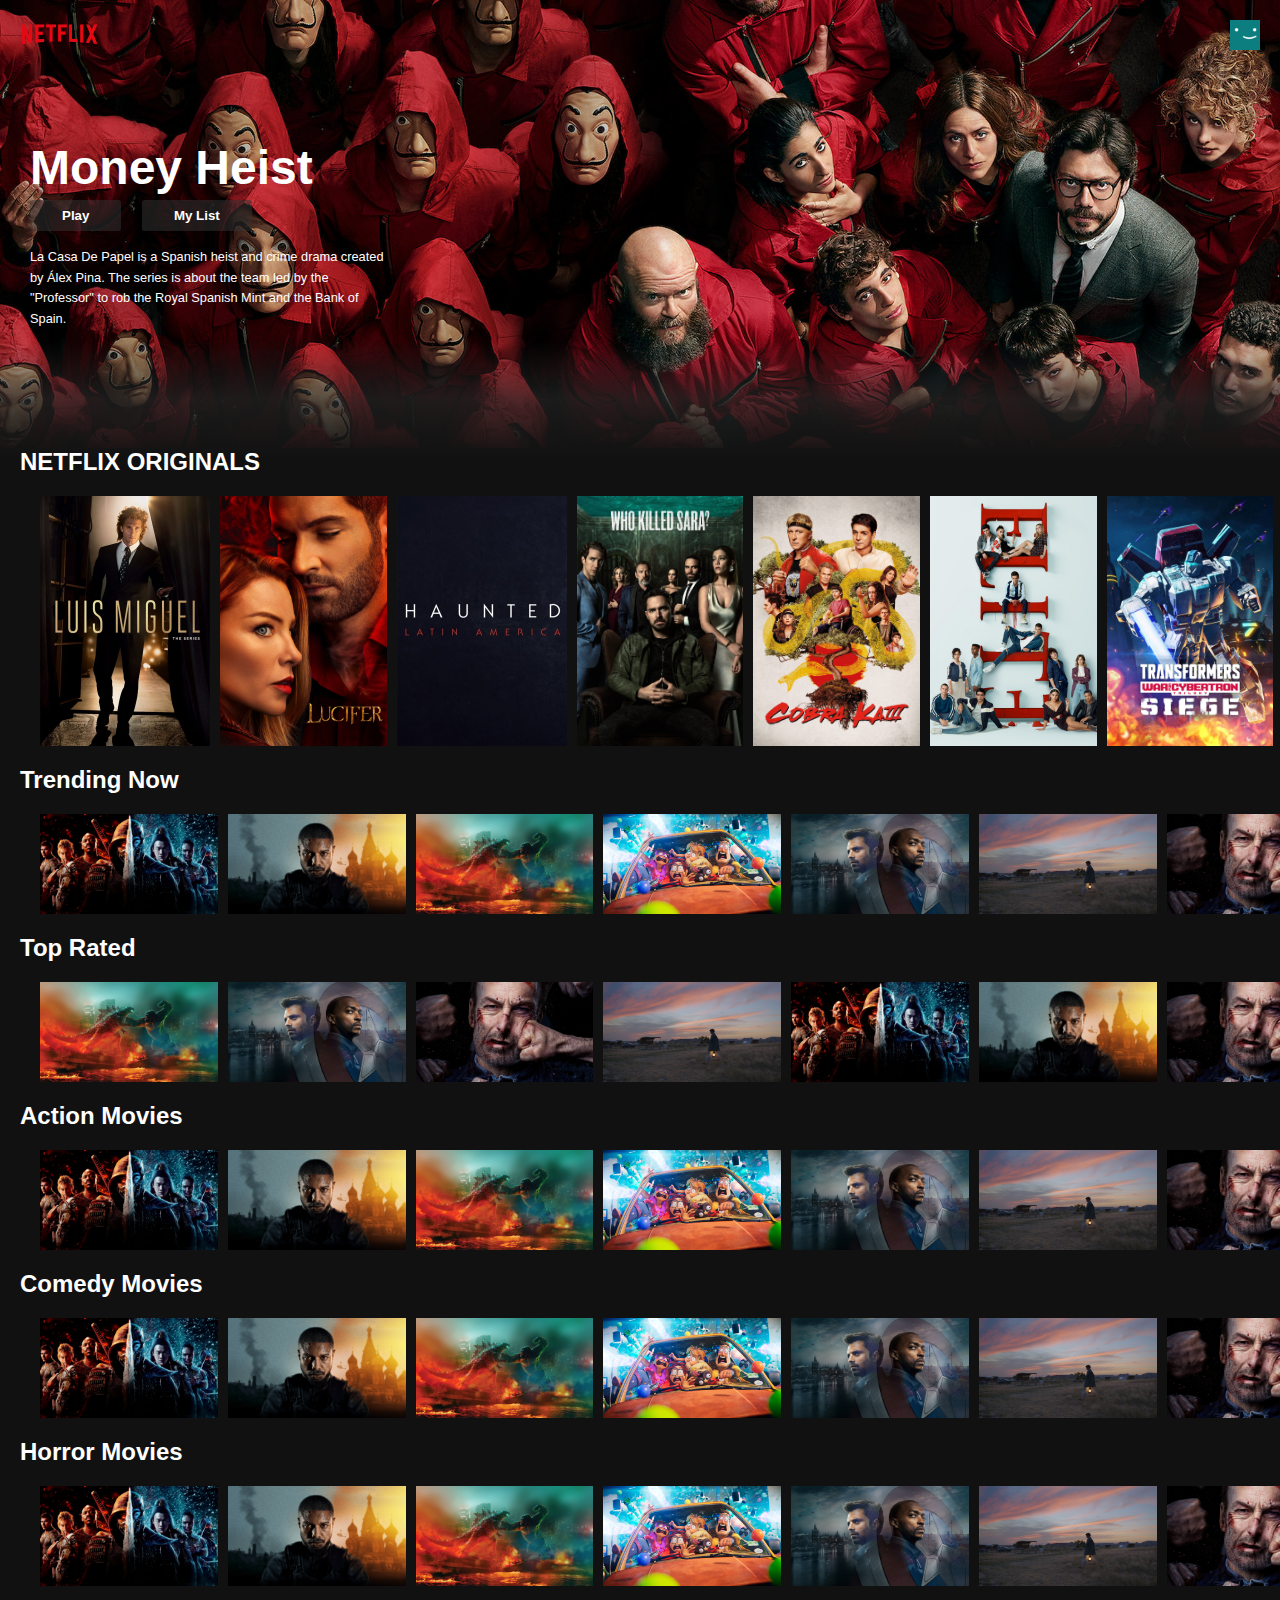
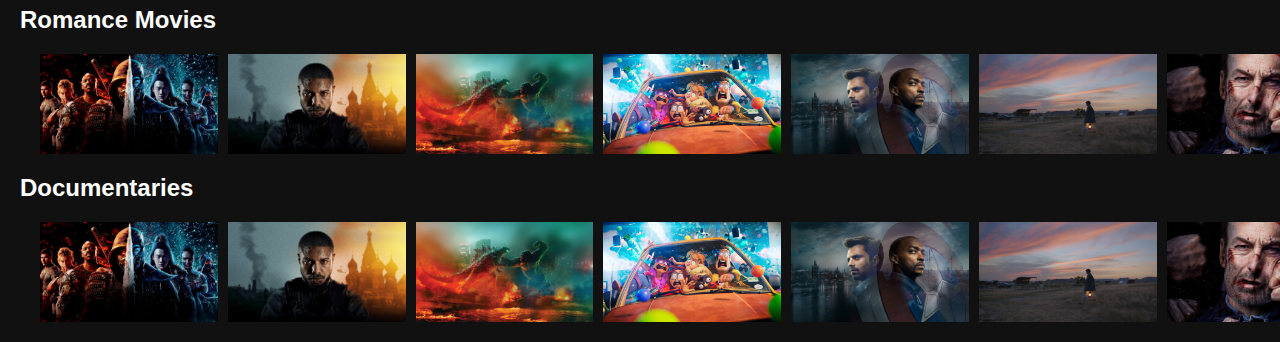
<file: Netflix/Netflix-Clone/indeks.html>
<!DOCTYPE html>
<html lang="en">
<head>
    <meta charset="UTF-8">
    <meta http-equiv="X-UA-Compatible" content="IE=edge">
    <meta name="viewport" content="width=device-width, initial-scale=1.0">
    <title>Netflix Clone</title>
    <link rel="stylesheet" href="style.css">
</head>
<body>

    <div class="nav" id="nav">
        <img src="/netflix-images/netflix-logo.png" alt="" class="nav__logo">
        <img src="/netflix-images/netflix-avatar.png" alt="" class="nav__avatar">
    </div>


    


<!--  Banners  -->
<div class="banner">
<div class="banner__contents">

    <h1 class="banner__title">Money Heist</h1>

    <div class="banner__buttons">
        <button class="banner__button">Play</button>
        <button class="banner__button">My List</button>
    </div>
    <div class="banner__description">
        La Casa De Papel is a Spanish heist and crime drama created by Álex Pina. 
        The series is about the team led by the "Professor" to rob the Royal Spanish Mint and the Bank of Spain.

    </div>

</div>
<div class="banner__fadebottom">


</div>
</div>




    <!--Netflix Originals-->
    <div class="row">
        <h2>NETFLIX ORIGINALS</h2>
        <div class="row__posters">

            <img src="/netflix-images/large-movie1.jpg" alt="" class="row__poster row_posterlarge">
            <img src="/netflix-images/large-movie2.jpg" alt="" class="row__poster row_posterlarge">
            <img src="/netflix-images/large-movie3.jpg" alt="" class="row__poster row_posterlarge">
            <img src="/netflix-images/large-movie4.jpg" alt="" class="row__poster row_posterlarge">
            <img src="/netflix-images/large-movie5.jpg" alt="" class="row__poster row_posterlarge">
            <img src="/netflix-images/large-movie6.jpg" alt="" class="row__poster row_posterlarge">
            <img src="/netflix-images/large-movie7.jpg" alt="" class="row__poster row_posterlarge">
            <img src="/netflix-images/large-movie8.jpg" alt="" class="row__poster row_posterlarge">
            <img src="/netflix-images/large-movie4.jpg" alt="" class="row__poster row_posterlarge">
            <img src="/netflix-images/large-movie1.jpg" alt="" class="row__poster row_posterlarge">
            <img src="/netflix-images/large-movie2.jpg" alt="" class="row__poster row_posterlarge">
            <img src="/netflix-images/large-movie3.jpg" alt="" class="row__poster row_posterlarge">
            <img src="/netflix-images/large-movie4.jpg" alt="" class="row__poster row_posterlarge">
            <img src="/netflix-images/large-movie5.jpg" alt="" class="row__poster row_posterlarge">
            <img src="/netflix-images/large-movie6.jpg" alt="" class="row__poster row_posterlarge">
            <img src="/netflix-images/large-movie7.jpg" alt="" class="row__poster row_posterlarge">
            <img src="/netflix-images/large-movie8.jpg" alt="" class="row__poster row_posterlarge">
            <img src="/netflix-images/large-movie4.jpg" alt="" class="row__poster row_posterlarge">
            <img src="/netflix-images/large-movie1.jpg" alt="" class="row__poster row_posterlarge">
            <img src="/netflix-images/large-movie2.jpg" alt="" class="row__poster row_posterlarge">
            <img src="/netflix-images/large-movie3.jpg" alt="" class="row__poster row_posterlarge">
            <img src="/netflix-images/large-movie4.jpg" alt="" class="row__poster row_posterlarge">
            <img src="/netflix-images/large-movie5.jpg" alt="" class="row__poster row_posterlarge">
            <img src="/netflix-images/large-movie6.jpg" alt="" class="row__poster row_posterlarge">
            <img src="/netflix-images/large-movie7.jpg" alt="" class="row__poster row_posterlarge">
            <img src="/netflix-images/large-movie8.jpg" alt="" class="row__poster row_posterlarge">
            <img src="/netflix-images/large-movie4.jpg" alt="" class="row__poster row_posterlarge">

        </div>

    </div>

        <!--Trending Now -->
        <div class="row">
            <h2> Trending Now </h2>
            <div class="row__posters">
    
                <img src="/netflix-images/small-movie1.jpg" alt="" class="row__poster "/>
                <img src="/netflix-images/small-movie2.jpg" alt="" class="row__poster "/>
                <img src="/netflix-images/small-movie3.jpg" alt="" class="row__poster "/>
                <img src="/netflix-images/small-movie4.jpg" alt="" class="row__poster "/>
                <img src="/netflix-images/small-movie5.jpg" alt="" class="row__poster "/>
                <img src="/netflix-images/small-movie6.jpg" alt="" class="row__poster "/>
                <img src="/netflix-images/small-movie7.jpg" alt="" class="row__poster "/>
                <img src="/netflix-images/small-movie8.jpg" alt="" class="row__poster "/>
                <img src="/netflix-images/small-movie3.jpg" alt="" class="row__poster "/>
                <img src="/netflix-images/small-movie1.jpg" alt="" class="row__poster "/>
                <img src="/netflix-images/small-movie2.jpg" alt="" class="row__poster "/>
                <img src="/netflix-images/small-movie3.jpg" alt="" class="row__poster "/>
                <img src="/netflix-images/small-movie4.jpg" alt="" class="row__poster "/>
                <img src="/netflix-images/small-movie5.jpg" alt="" class="row__poster "/>
                <img src="/netflix-images/small-movie6.jpg" alt="" class="row__poster "/>
                <img src="/netflix-images/small-movie7.jpg" alt="" class="row__poster "/>
                <img src="/netflix-images/small-movie8.jpg" alt="" class="row__poster "/>
                <img src="/netflix-images/small-movie3.jpg" alt="" class="row__poster "/>
                <img src="/netflix-images/small-movie1.jpg" alt="" class="row__poster "/>
                <img src="/netflix-images/small-movie2.jpg" alt="" class="row__poster "/>
                <img src="/netflix-images/small-movie3.jpg" alt="" class="row__poster "/>
                <img src="/netflix-images/small-movie4.jpg" alt="" class="row__poster "/>
                <img src="/netflix-images/small-movie5.jpg" alt="" class="row__poster "/>
                <img src="/netflix-images/small-movie6.jpg" alt="" class="row__poster "/>
                <img src="/netflix-images/small-movie7.jpg" alt="" class="row__poster "/>
                <img src="/netflix-images/small-movie8.jpg" alt="" class="row__poster "/>
                <img src="/netflix-images/small-movie3.jpg" alt="" class="row__poster "/>
    
            </div>
    
        </div>
    <!-- Top Rated  -->
    <div class="row">
        <h2> Top Rated </h2>
        <div class="row__posters">

            <img src="/netflix-images/small-movie3.jpg" alt="" class="row__poster "/>
            <img src="/netflix-images/small-movie5.jpg" alt="" class="row__poster "/>
            <img src="/netflix-images/small-movie7.jpg" alt="" class="row__poster "/>
            <img src="/netflix-images/small-movie6.jpg" alt="" class="row__poster "/>
            <img src="/netflix-images/small-movie1.jpg" alt="" class="row__poster "/>
            <img src="/netflix-images/small-movie2.jpg" alt="" class="row__poster "/>
            <img src="/netflix-images/small-movie7.jpg" alt="" class="row__poster "/>
            <img src="/netflix-images/small-movie4.jpg" alt="" class="row__poster "/>
            <img src="/netflix-images/small-movie2.jpg" alt="" class="row__poster "/>
            <img src="/netflix-images/small-movie1.jpg" alt="" class="row__poster "/>
            <img src="/netflix-images/small-movie2.jpg" alt="" class="row__poster "/>
            <img src="/netflix-images/small-movie3.jpg" alt="" class="row__poster "/>
            <img src="/netflix-images/small-movie4.jpg" alt="" class="row__poster "/>
            <img src="/netflix-images/small-movie5.jpg" alt="" class="row__poster "/>
            <img src="/netflix-images/small-movie6.jpg" alt="" class="row__poster "/>
            <img src="/netflix-images/small-movie7.jpg" alt="" class="row__poster "/>
            <img src="/netflix-images/small-movie8.jpg" alt="" class="row__poster "/>
            <img src="/netflix-images/small-movie3.jpg" alt="" class="row__poster "/>
            <img src="/netflix-images/small-movie3.jpg" alt="" class="row__poster "/>
            <img src="/netflix-images/small-movie5.jpg" alt="" class="row__poster "/>
            <img src="/netflix-images/small-movie7.jpg" alt="" class="row__poster "/>
            <img src="/netflix-images/small-movie6.jpg" alt="" class="row__poster "/>
            <img src="/netflix-images/small-movie1.jpg" alt="" class="row__poster "/>
            <img src="/netflix-images/small-movie2.jpg" alt="" class="row__poster "/>
            <img src="/netflix-images/small-movie7.jpg" alt="" class="row__poster "/>
            <img src="/netflix-images/small-movie4.jpg" alt="" class="row__poster "/>
            <img src="/netflix-images/small-movie2.jpg" alt="" class="row__poster "/>

        </div>

    </div>
    
     <!--Action Movies -->
     <div class="row">
        <h2> Action Movies </h2>
        <div class="row__posters">

            <img src="/netflix-images/small-movie1.jpg" alt="" class="row__poster "/>
            <img src="/netflix-images/small-movie2.jpg" alt="" class="row__poster "/>
            <img src="/netflix-images/small-movie3.jpg" alt="" class="row__poster "/>
            <img src="/netflix-images/small-movie4.jpg" alt="" class="row__poster "/>
            <img src="/netflix-images/small-movie5.jpg" alt="" class="row__poster "/>
            <img src="/netflix-images/small-movie6.jpg" alt="" class="row__poster "/>
            <img src="/netflix-images/small-movie7.jpg" alt="" class="row__poster "/>
            <img src="/netflix-images/small-movie8.jpg" alt="" class="row__poster "/>
            <img src="/netflix-images/small-movie3.jpg" alt="" class="row__poster "/>
            <img src="/netflix-images/small-movie1.jpg" alt="" class="row__poster "/>
            <img src="/netflix-images/small-movie2.jpg" alt="" class="row__poster "/>
            <img src="/netflix-images/small-movie3.jpg" alt="" class="row__poster "/>
            <img src="/netflix-images/small-movie4.jpg" alt="" class="row__poster "/>
            <img src="/netflix-images/small-movie5.jpg" alt="" class="row__poster "/>
            <img src="/netflix-images/small-movie6.jpg" alt="" class="row__poster "/>
            <img src="/netflix-images/small-movie7.jpg" alt="" class="row__poster "/>
            <img src="/netflix-images/small-movie8.jpg" alt="" class="row__poster "/>
            <img src="/netflix-images/small-movie3.jpg" alt="" class="row__poster "/>
            <img src="/netflix-images/small-movie1.jpg" alt="" class="row__poster "/>
            <img src="/netflix-images/small-movie2.jpg" alt="" class="row__poster "/>
            <img src="/netflix-images/small-movie3.jpg" alt="" class="row__poster "/>
            <img src="/netflix-images/small-movie4.jpg" alt="" class="row__poster "/>
            <img src="/netflix-images/small-movie5.jpg" alt="" class="row__poster "/>
            <img src="/netflix-images/small-movie6.jpg" alt="" class="row__poster "/>
            <img src="/netflix-images/small-movie7.jpg" alt="" class="row__poster "/>
            <img src="/netflix-images/small-movie8.jpg" alt="" class="row__poster "/>
            <img src="/netflix-images/small-movie3.jpg" alt="" class="row__poster "/>

        </div>

    </div>

      <!--Comedy Movies -->
      <div class="row">
        <h2> Comedy Movies </h2>
        <div class="row__posters">

            <img src="/netflix-images/small-movie1.jpg" alt="" class="row__poster "/>
            <img src="/netflix-images/small-movie2.jpg" alt="" class="row__poster "/>
            <img src="/netflix-images/small-movie3.jpg" alt="" class="row__poster "/>
            <img src="/netflix-images/small-movie4.jpg" alt="" class="row__poster "/>
            <img src="/netflix-images/small-movie5.jpg" alt="" class="row__poster "/>
            <img src="/netflix-images/small-movie6.jpg" alt="" class="row__poster "/>
            <img src="/netflix-images/small-movie7.jpg" alt="" class="row__poster "/>
            <img src="/netflix-images/small-movie8.jpg" alt="" class="row__poster "/>
            <img src="/netflix-images/small-movie3.jpg" alt="" class="row__poster "/>
            <img src="/netflix-images/small-movie1.jpg" alt="" class="row__poster "/>
            <img src="/netflix-images/small-movie2.jpg" alt="" class="row__poster "/>
            <img src="/netflix-images/small-movie3.jpg" alt="" class="row__poster "/>
            <img src="/netflix-images/small-movie4.jpg" alt="" class="row__poster "/>
            <img src="/netflix-images/small-movie5.jpg" alt="" class="row__poster "/>
            <img src="/netflix-images/small-movie6.jpg" alt="" class="row__poster "/>
            <img src="/netflix-images/small-movie7.jpg" alt="" class="row__poster "/>
            <img src="/netflix-images/small-movie8.jpg" alt="" class="row__poster "/>
            <img src="/netflix-images/small-movie3.jpg" alt="" class="row__poster "/>
            <img src="/netflix-images/small-movie1.jpg" alt="" class="row__poster "/>
            <img src="/netflix-images/small-movie2.jpg" alt="" class="row__poster "/>
            <img src="/netflix-images/small-movie3.jpg" alt="" class="row__poster "/>
            <img src="/netflix-images/small-movie4.jpg" alt="" class="row__poster "/>
            <img src="/netflix-images/small-movie5.jpg" alt="" class="row__poster "/>
            <img src="/netflix-images/small-movie6.jpg" alt="" class="row__poster "/>
            <img src="/netflix-images/small-movie7.jpg" alt="" class="row__poster "/>
            <img src="/netflix-images/small-movie8.jpg" alt="" class="row__poster "/>
            <img src="/netflix-images/small-movie3.jpg" alt="" class="row__poster "/>

        </div>

    </div>

    <!--Horror Movies -->
    <div class="row">
        <h2> Horror Movies </h2>
        <div class="row__posters">

            <img src="/netflix-images/small-movie1.jpg" alt="" class="row__poster "/>
            <img src="/netflix-images/small-movie2.jpg" alt="" class="row__poster "/>
            <img src="/netflix-images/small-movie3.jpg" alt="" class="row__poster "/>
            <img src="/netflix-images/small-movie4.jpg" alt="" class="row__poster "/>
            <img src="/netflix-images/small-movie5.jpg" alt="" class="row__poster "/>
            <img src="/netflix-images/small-movie6.jpg" alt="" class="row__poster "/>
            <img src="/netflix-images/small-movie7.jpg" alt="" class="row__poster "/>
            <img src="/netflix-images/small-movie8.jpg" alt="" class="row__poster "/>
            <img src="/netflix-images/small-movie3.jpg" alt="" class="row__poster "/>
            <img src="/netflix-images/small-movie1.jpg" alt="" class="row__poster "/>
            <img src="/netflix-images/small-movie2.jpg" alt="" class="row__poster "/>
            <img src="/netflix-images/small-movie3.jpg" alt="" class="row__poster "/>
            <img src="/netflix-images/small-movie4.jpg" alt="" class="row__poster "/>
            <img src="/netflix-images/small-movie5.jpg" alt="" class="row__poster "/>
            <img src="/netflix-images/small-movie6.jpg" alt="" class="row__poster "/>
            <img src="/netflix-images/small-movie7.jpg" alt="" class="row__poster "/>
            <img src="/netflix-images/small-movie8.jpg" alt="" class="row__poster "/>
            <img src="/netflix-images/small-movie3.jpg" alt="" class="row__poster "/>
            <img src="/netflix-images/small-movie1.jpg" alt="" class="row__poster "/>
            <img src="/netflix-images/small-movie2.jpg" alt="" class="row__poster "/>
            <img src="/netflix-images/small-movie3.jpg" alt="" class="row__poster "/>
            <img src="/netflix-images/small-movie4.jpg" alt="" class="row__poster "/>
            <img src="/netflix-images/small-movie5.jpg" alt="" class="row__poster "/>
            <img src="/netflix-images/small-movie6.jpg" alt="" class="row__poster "/>
            <img src="/netflix-images/small-movie7.jpg" alt="" class="row__poster "/>
            <img src="/netflix-images/small-movie8.jpg" alt="" class="row__poster "/>
            <img src="/netflix-images/small-movie3.jpg" alt="" class="row__poster "/>

        </div>

    </div>

     <!--Romance Movies -->
     <div class="row">
        <h2> Romance Movies </h2>
        <div class="row__posters">

            <img src="/netflix-images/small-movie1.jpg" alt="" class="row__poster "/>
            <img src="/netflix-images/small-movie2.jpg" alt="" class="row__poster "/>
            <img src="/netflix-images/small-movie3.jpg" alt="" class="row__poster "/>
            <img src="/netflix-images/small-movie4.jpg" alt="" class="row__poster "/>
            <img src="/netflix-images/small-movie5.jpg" alt="" class="row__poster "/>
            <img src="/netflix-images/small-movie6.jpg" alt="" class="row__poster "/>
            <img src="/netflix-images/small-movie7.jpg" alt="" class="row__poster "/>
            <img src="/netflix-images/small-movie8.jpg" alt="" class="row__poster "/>
            <img src="/netflix-images/small-movie3.jpg" alt="" class="row__poster "/>
            <img src="/netflix-images/small-movie1.jpg" alt="" class="row__poster "/>
            <img src="/netflix-images/small-movie2.jpg" alt="" class="row__poster "/>
            <img src="/netflix-images/small-movie3.jpg" alt="" class="row__poster "/>
            <img src="/netflix-images/small-movie4.jpg" alt="" class="row__poster "/>
            <img src="/netflix-images/small-movie5.jpg" alt="" class="row__poster "/>
            <img src="/netflix-images/small-movie6.jpg" alt="" class="row__poster "/>
            <img src="/netflix-images/small-movie7.jpg" alt="" class="row__poster "/>
            <img src="/netflix-images/small-movie8.jpg" alt="" class="row__poster "/>
            <img src="/netflix-images/small-movie3.jpg" alt="" class="row__poster "/>
            <img src="/netflix-images/small-movie1.jpg" alt="" class="row__poster "/>
            <img src="/netflix-images/small-movie2.jpg" alt="" class="row__poster "/>
            <img src="/netflix-images/small-movie3.jpg" alt="" class="row__poster "/>
            <img src="/netflix-images/small-movie4.jpg" alt="" class="row__poster "/>
            <img src="/netflix-images/small-movie5.jpg" alt="" class="row__poster "/>
            <img src="/netflix-images/small-movie6.jpg" alt="" class="row__poster "/>
            <img src="/netflix-images/small-movie7.jpg" alt="" class="row__poster "/>
            <img src="/netflix-images/small-movie8.jpg" alt="" class="row__poster "/>
            <img src="/netflix-images/small-movie3.jpg" alt="" class="row__poster "/>

        </div>

    </div>

    <!--Documentaries  -->
    <div class="row">
        <h2> Documentaries </h2>
        <div class="row__posters">

            <img src="/netflix-images/small-movie1.jpg" alt="" class="row__poster "/>
            <img src="/netflix-images/small-movie2.jpg" alt="" class="row__poster "/>
            <img src="/netflix-images/small-movie3.jpg" alt="" class="row__poster "/>
            <img src="/netflix-images/small-movie4.jpg" alt="" class="row__poster "/>
            <img src="/netflix-images/small-movie5.jpg" alt="" class="row__poster "/>
            <img src="/netflix-images/small-movie6.jpg" alt="" class="row__poster "/>
            <img src="/netflix-images/small-movie7.jpg" alt="" class="row__poster "/>
            <img src="/netflix-images/small-movie8.jpg" alt="" class="row__poster "/>
            <img src="/netflix-images/small-movie3.jpg" alt="" class="row__poster "/>
            <img src="/netflix-images/small-movie1.jpg" alt="" class="row__poster "/>
            <img src="/netflix-images/small-movie2.jpg" alt="" class="row__poster "/>
            <img src="/netflix-images/small-movie3.jpg" alt="" class="row__poster "/>
            <img src="/netflix-images/small-movie4.jpg" alt="" class="row__poster "/>
            <img src="/netflix-images/small-movie5.jpg" alt="" class="row__poster "/>
            <img src="/netflix-images/small-movie6.jpg" alt="" class="row__poster "/>
            <img src="/netflix-images/small-movie7.jpg" alt="" class="row__poster "/>
            <img src="/netflix-images/small-movie8.jpg" alt="" class="row__poster "/>
            <img src="/netflix-images/small-movie3.jpg" alt="" class="row__poster "/>
            <img src="/netflix-images/small-movie1.jpg" alt="" class="row__poster "/>
            <img src="/netflix-images/small-movie2.jpg" alt="" class="row__poster "/>
            <img src="/netflix-images/small-movie3.jpg" alt="" class="row__poster "/>
            <img src="/netflix-images/small-movie4.jpg" alt="" class="row__poster "/>
            <img src="/netflix-images/small-movie5.jpg" alt="" class="row__poster "/>
            <img src="/netflix-images/small-movie6.jpg" alt="" class="row__poster "/>
            <img src="/netflix-images/small-movie7.jpg" alt="" class="row__poster "/>
            <img src="/netflix-images/small-movie8.jpg" alt="" class="row__poster "/>
            <img src="/netflix-images/small-movie3.jpg" alt="" class="row__poster "/>

        </div>

    </div>




</body>
</html>
</file>
<file: Netflix/Netflix-Clone/style.css>
*{
    margin: 0;
    box-sizing: border-box;
}

body{
    font-family: Arial, Helvetica, sans-serif;
    background-color: #111;

}

.row__poster {
    width: 100%;
    object-fit: contain;
    max-height: 100px;
    margin-right: 10px;
    transition: transform 450ms;
}

.row__posters{
    display: flex;
    overflow-y: hidden;
    overflow-x: scroll;
    padding: 20px;

}

.row__poster:hover{
    transform: scale(1.08);
}

.row__posters::-webkit-scrollbar{
    display: none;
}

.row_posterlarge{

    max-height: 250px;
}

.row_posterlarge:hover{
    transform: scale(1.1);
}
.row{
    margin-left: 20px;
    color: white;
}
.banner{
    background-image: url(/netflix-images/banner.jpg);
    background-size: cover;
    background-position: center center;
    color: white;
    object-fit: contain;
    height: 448px;
}

.banner__contents{
    margin-left: 30px;
   padding-top: 140px;
    height: 180px;
}

.banner__title{
    font-size: 3rem;
    font-weight: 800;
    margin-bottom: 0.3rem;
}

.banner__description{

    width: 45rem;
    line-height: 1.3rem;
    padding-top: 1rem;
    font-size: 0.8rem;
    max-width: 360px;
    height: 180px;

}
.banner__button{

    cursor: pointer;
    color: #fff;
    outline: none;
    border: none;
    font-weight: 700;
    border-radius: 0.2vw;
    padding-left: 2rem;
    padding-right: 2rem;
    padding-top: 0.5rem;
    margin-right: 1rem;
    padding-bottom: 0.5rem;
    background-color: rgba(51, 51, 51, 0.5);

}

.banner__button:hover{

    color: #111;
    background-color: #fff;
    transition: 0.2s;
}

.banner__fadebottom{

    margin-top: 160px;
    height: 7.4rem;
    background-image: linear-gradient(180deg,transparent,rgba(37,37,37,0.71), #111 );
}

.nav__logo{

    width: 80px;
    object-fit: contain;
}

.nav__avatar{
    width: 30px;
    object-fit: contain;

}
.nav{

    position: fixed;
    width: 100%;
    display: flex;
    justify-content: space-between;
    padding: 20px;
    z-index: 1 ;
    transition-timing-function: ease-in;
    transition: all 0.5s;

}

.nav__black{

    background-color: #111;
}
</file>
